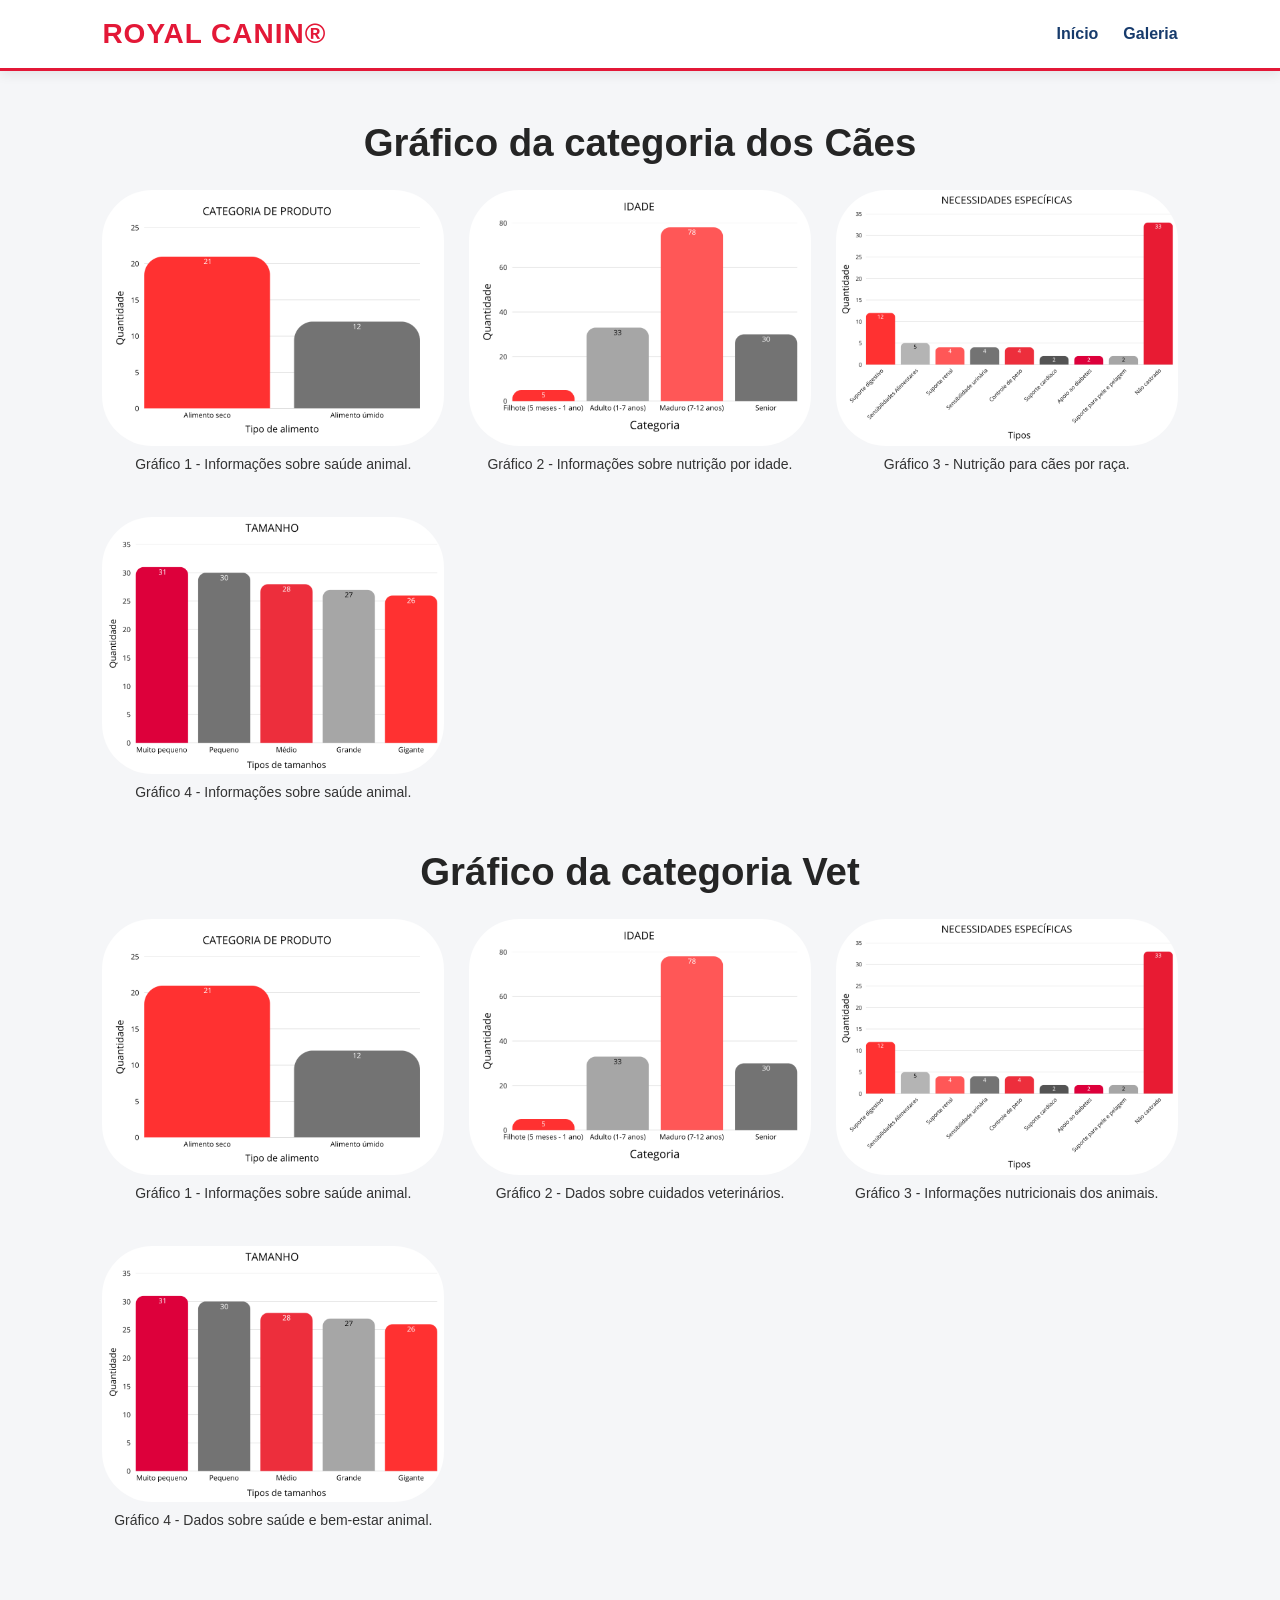
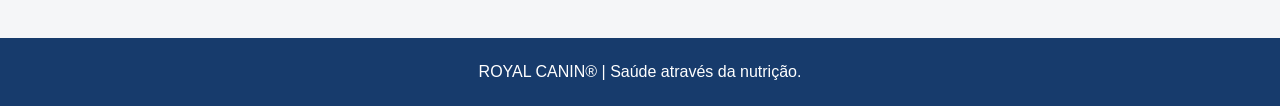
<file: graficocaes.html>
<!doctype html>
<html lang="pt-br">

<head>
  <meta charset="UTF-8" />
  <meta name="viewport" content="width=device-width, initial-scale=1.0" />
  <title>Royal Canin | Galeria</title>
  <link rel="stylesheet" href="style.css" />
</head>

<body>
  <header>
    <h1>ROYAL CANIN®</h1>

    <nav>
      <a href="index.html">Início</a>
      <a href="#galeria">Galeria</a>
    </nav>
  </header>


  <main id="galeria">

    <h2>Gráfico da categoria dos Cães</h2>

    <div class="galeria">
      <div class="imagem caes">
        <img src="Imagens/1.png" alt="cao1" />
        <p>Gráfico 1 - Informações sobre saúde animal.</p>
      </div>

      <div class="imagem caes">
        <img src="Imagens/2.png" alt="cao2" />
        <p>Gráfico 2 - Informações sobre nutrição por idade.</p>
      </div>

      <div class="imagem caes">
        <img src="Imagens/3.png" alt="cao3" />
        <p>Gráfico 3 - Nutrição para cães por raça.</p>
      </div>

      <div class="imagem caes">
        <img src="Imagens/4.png" alt="cao4" />
        <p>Gráfico 4 - Informações sobre saúde animal.</p>
      </div>
    </div>

    <h2>Gráfico da categoria Vet</h2>

    <div class="galeria">
      <div class="imagem caes">
        <img src="Imagens/grafico1vet.png" alt="Gráfico veterinário 1" />
        <p>Gráfico 1 - Informações sobre saúde animal.</p>
      </div>

      <div class="imagem caes">
        <img src="Imagens/grafico2 vet.png" alt="Gráfico veterinário 2" />
        <p>Gráfico 2 - Dados sobre cuidados veterinários.</p>
      </div>

      <div class="imagem caes">
        <img src="Imagens/grafico3vet.png" alt="Gráfico veterinário 3" />
        <p>Gráfico 3 - Informações nutricionais dos animais.</p>
      </div>

      <div class="imagem caes">
        <img src="Imagens/grafico4vet.png" alt="Gráfico veterinário 4" />
        <p>Gráfico 4 - Dados sobre saúde e bem-estar animal.</p>
      </div>
    </div>

  </main>


  <footer>
    <p>ROYAL CANIN® | Saúde através da nutrição.</p>
  </footer>
</body>

</html>
</file>
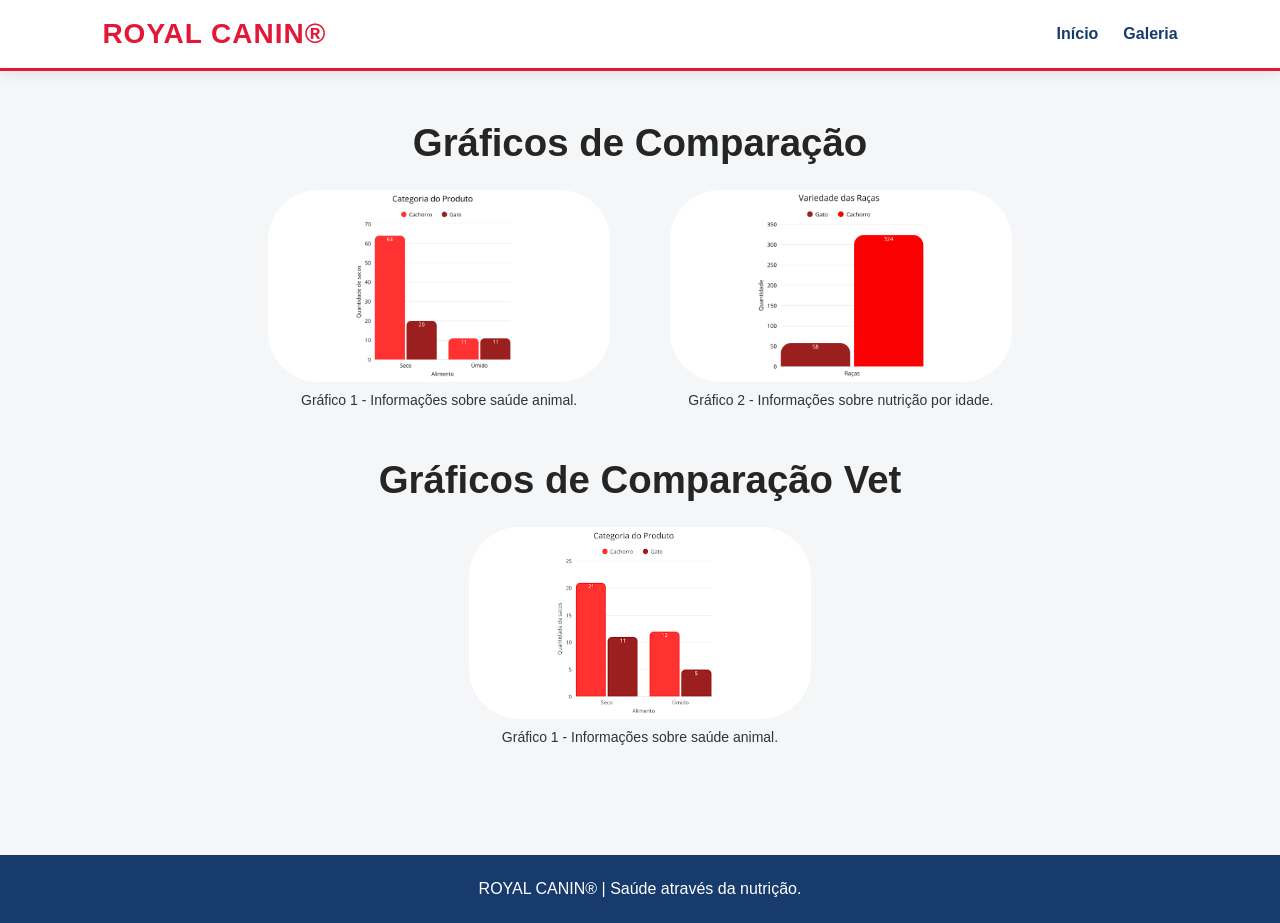
<file: graficocomparacao.html>
<!doctype html>
<html lang="pt-br">

<head>
  <meta charset="UTF-8" />
  <meta name="viewport" content="width=device-width, initial-scale=1.0" />
  <title>Royal Canin | Galeria</title>
  <link rel="stylesheet" href="style.css" />
</head>

<body>
  <header>
    <h1>ROYAL CANIN®</h1>

    <nav>
      <a href="index.html">Início</a>
      <a href="#galeria">Galeria</a>
    </nav>
  </header>

  <main id="galeria" class="comparacao">

    <h2>Gráficos de Comparação</h2>

    <div class="galeria">

      <div class="imagem caes">
        <img src="Imagens/graficocomparacao.png" alt="comparacao1" />
        <p>Gráfico 1 - Informações sobre saúde animal.</p>
      </div>

      <div class="imagem caes">
        <img src="Imagens/graficocomparacao2.png" alt="comparacao2" />
        <p>Gráfico 2 - Informações sobre nutrição por idade.</p>
      </div>

    </div>

    <h2>Gráficos de Comparação Vet</h2>

    <div class="galeria">

      <div class="imagem caes">
        <img src="Imagens/compacaovet.png" alt="Comparacaovet" />
        <p>Gráfico 1 - Informações sobre saúde animal.</p>
      </div>

    </div>

  </main>

  <footer>
    <p>ROYAL CANIN® | Saúde através da nutrição.</p>
  </footer>
</body>

</html>
</file>
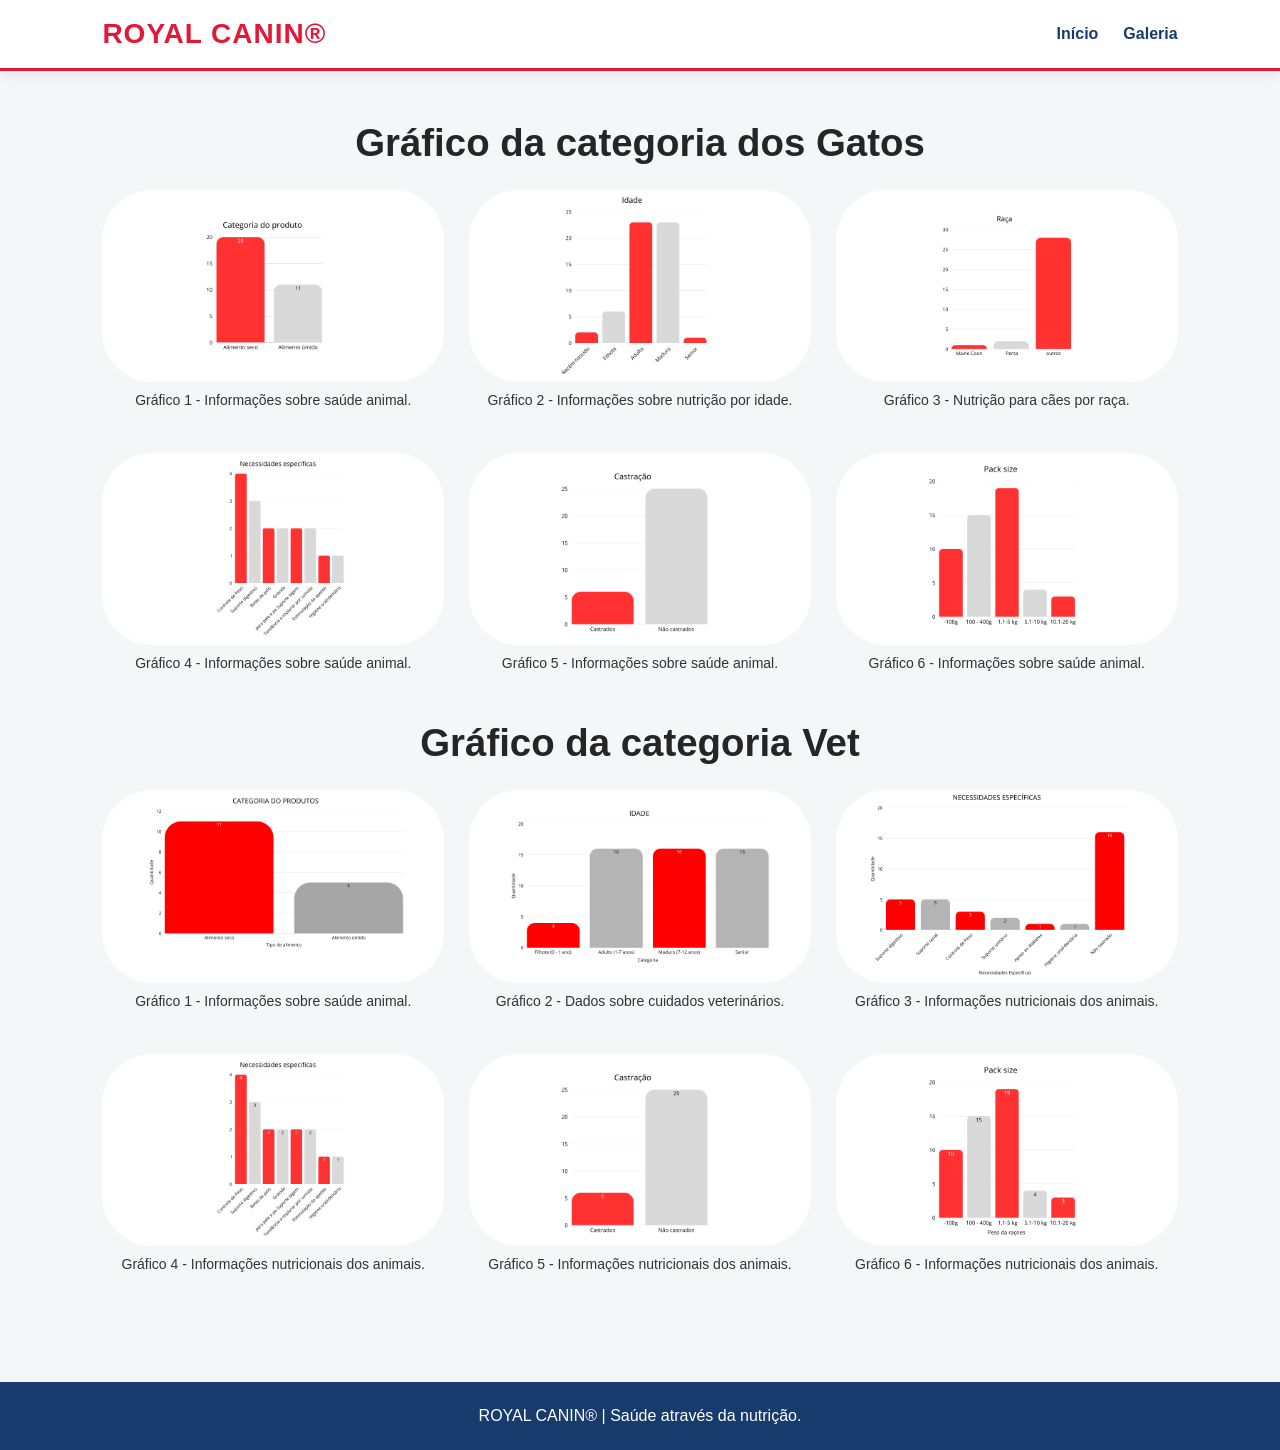
<file: graficogatos.html>
<!doctype html>
<html lang="pt-br">

<head>
  <meta charset="UTF-8" />
  <meta name="viewport" content="width=device-width, initial-scale=1.0" />
  <title>Royal Canin | Galeria</title>
  <link rel="stylesheet" href="style.css" />
</head>

<body>
  <header>
    <h1>ROYAL CANIN®</h1>

    <nav>
      <a href="index.html">Início</a>
      <a href="#galeria">Galeria</a>
    </nav>
  </header>


  <main id="galeria">

    <h2>Gráfico da categoria dos Gatos</h2>

    <div class="galeria">
      <div class="imagem caes">
        <img src="Imagens/gato1.png" alt="gato1" />
        <p>Gráfico 1 - Informações sobre saúde animal.</p>
      </div>

      <div class="imagem caes">
        <img src="Imagens/gato2.png" alt="gato2" />
        <p>Gráfico 2 - Informações sobre nutrição por idade.</p>
      </div>

      <div class="imagem caes">
        <img src="Imagens/gato3.png" alt="gato3" />
        <p>Gráfico 3 - Nutrição para cães por raça.</p>
      </div>

      <div class="imagem caes">
        <img src="Imagens/gato4.png" alt="gato4" />
        <p>Gráfico 4 - Informações sobre saúde animal.</p>
      </div>

      <div class="imagem caes">
        <img src="Imagens/gato5.png" alt="gato5" />
        <p>Gráfico 5 - Informações sobre saúde animal.</p>
      </div>

      <div class="imagem caes">
        <img src="Imagens/gato6.png" alt="gato6" />
        <p>Gráfico 6 - Informações sobre saúde animal.</p>
      </div>
    </div>

    <h2>Gráfico da categoria Vet</h2>

    <div class="galeria">
      <div class="imagem caes">
        <img src="Imagens/gatovet1.png" alt="Gráfico veterinário gato 1" />
        <p>Gráfico 1 - Informações sobre saúde animal.</p>
      </div>

      <div class="imagem caes">
        <img src="Imagens/gatovet2.png" alt="Gráfico veterinário gato 2" />
        <p>Gráfico 2 - Dados sobre cuidados veterinários.</p>
      </div>

      <div class="imagem caes">
        <img src="Imagens/gatovet3.png" alt="Gráfico veterinário gato 3" />
        <p>Gráfico 3 - Informações nutricionais dos animais.</p>
      </div>

      <div class="imagem caes">
        <img src="Imagens/gatovet4.png" alt="Gráfico veterinário gato 4" />
        <p>Gráfico 4 - Informações nutricionais dos animais.</p>
      </div>

      <div class="imagem caes">
        <img src="Imagens/gatovet5.png" alt="Gráfico veterinário gato 5" />
        <p>Gráfico 5 - Informações nutricionais dos animais.</p>
      </div>

      <div class="imagem caes">
        <img src="Imagens/gatovet6.png" alt="Gráfico veterinário gato 6" />
        <p>Gráfico 6 - Informações nutricionais dos animais.</p>
      </div>
    </div>

  </main>


  <footer>
    <p>ROYAL CANIN® | Saúde através da nutrição.</p>
  </footer>
</body>

</html>
</file>
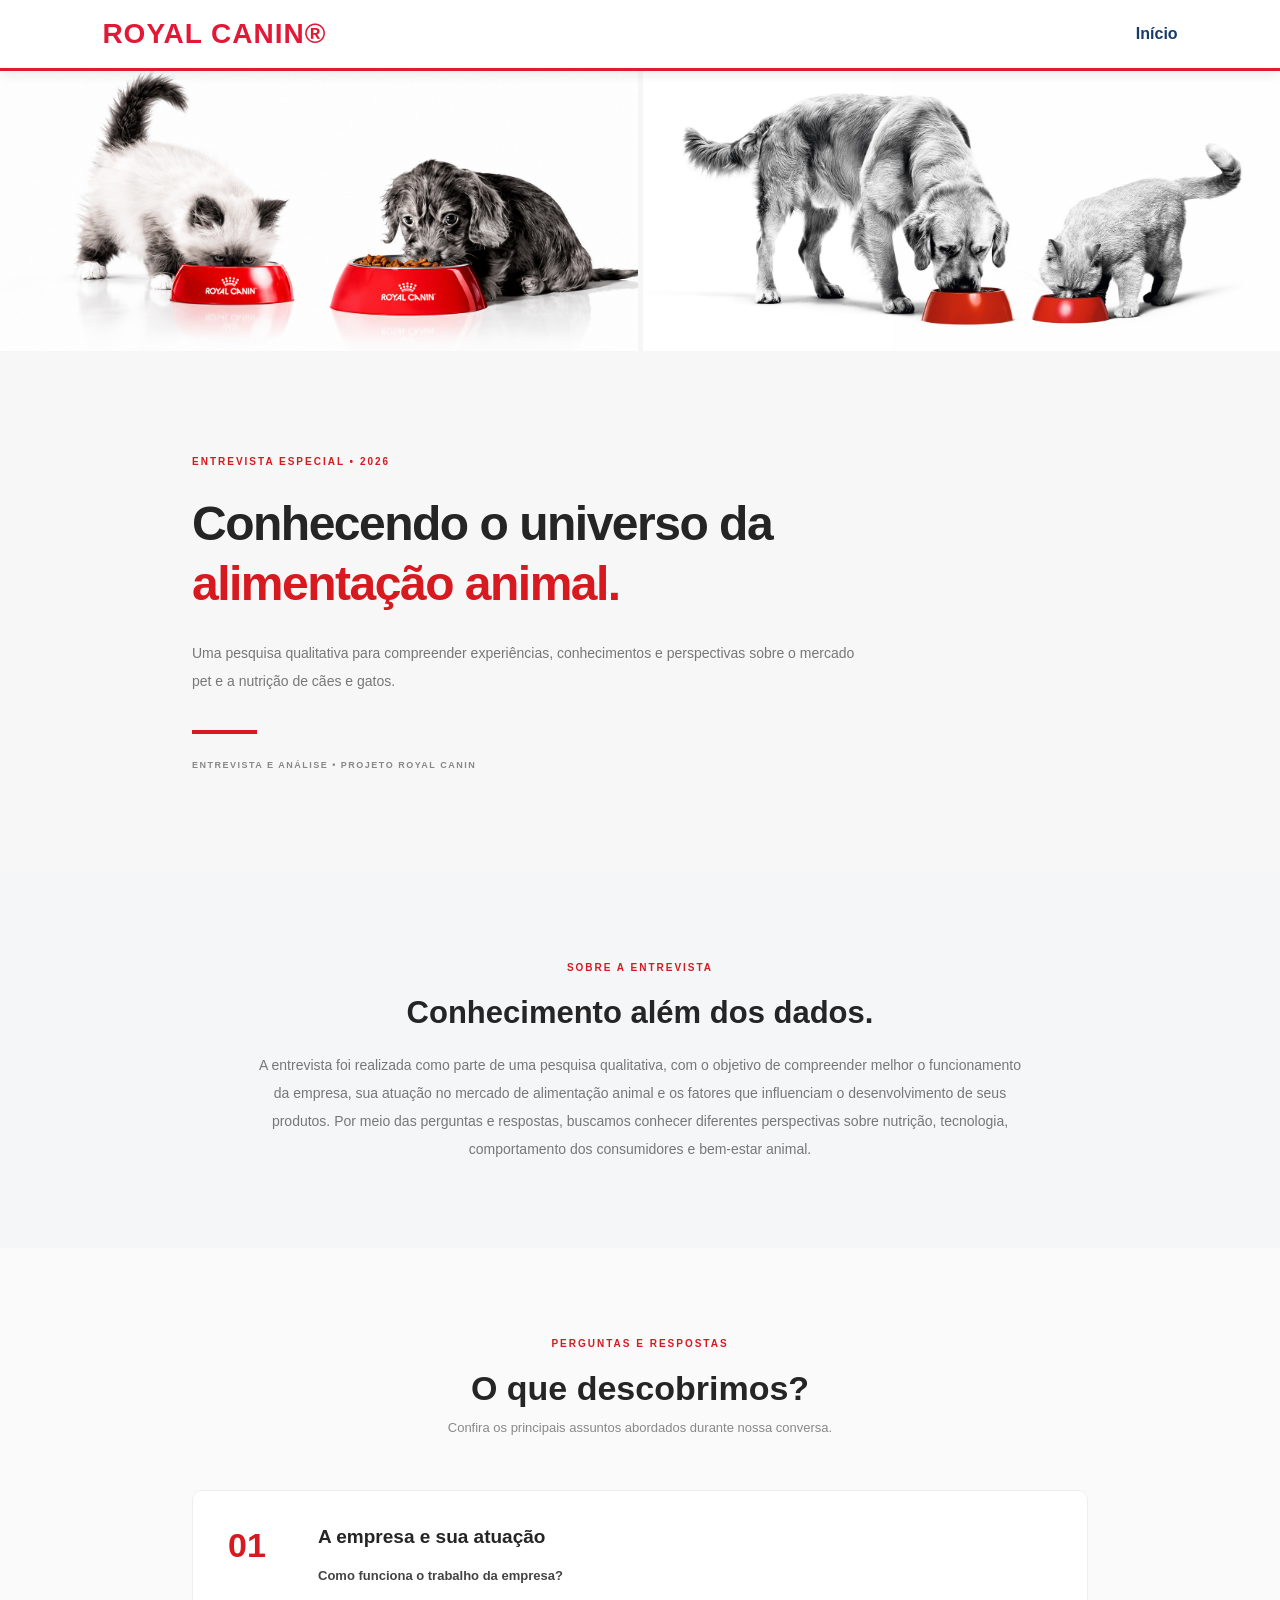
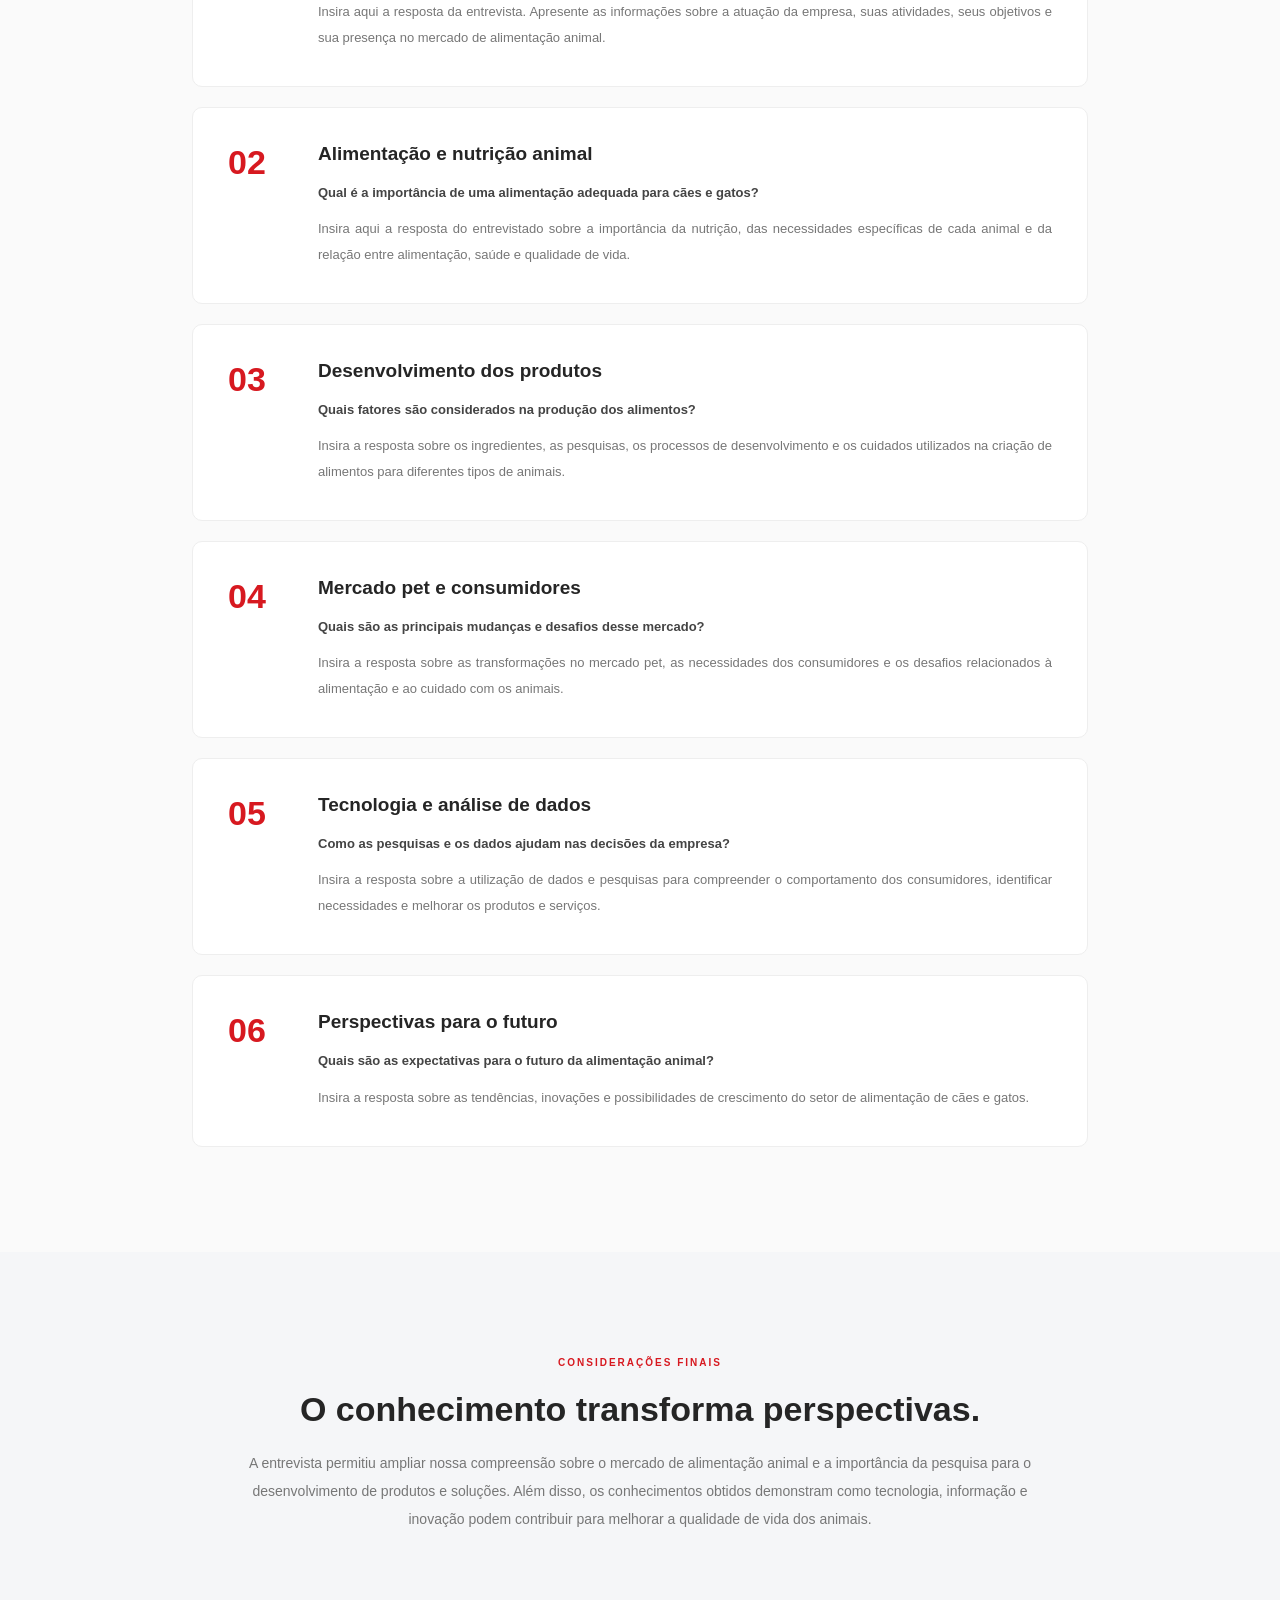
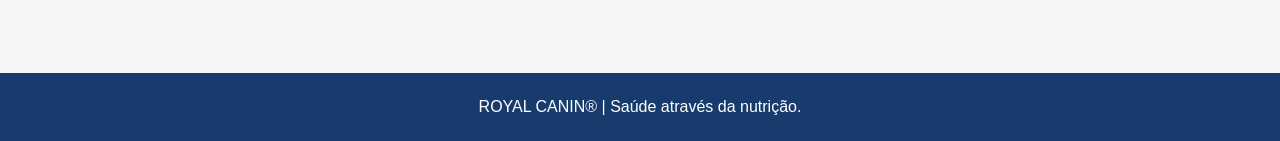
<file: pesquisaqualitativa.html>
<!DOCTYPE html>
<html lang="pt-BR">


<head>
    <meta charset="UTF-8">
    <meta name="viewport" content="width=device-width, initial-scale=1.0">


    <title>Entrevista Especial | Royal Canin</title>


    <link rel="stylesheet" href="style.css">


    <header>


        <div class="logo">ROYAL CANIN®</div>


        <nav>
            <a href="index.html">Início</a>
        </nav>
    </header>
    </header>


</head>


<body>
    <!-- IMAGEM DO TOPO -->
    <div class="banner-topo">
        <img src="Imagens/imagem_filhotes.png" alt="Royal Canin">
        <img src="Imagens/imagem_adultos.png" alt="Cães e gatos">
    </div>

    <main>
        <section class="hero">


            <span class="category">ENTREVISTA ESPECIAL • 2026</span>


            <h1>
                Conhecendo o universo da
                <span>alimentação animal.</span>
            </h1>


            <p>
                Uma pesquisa qualitativa para compreender
                experiências, conhecimentos e perspectivas
                sobre o mercado pet e a nutrição de cães e gatos.
            </p>


            <div class="hero-line"></div>


            <span class="reading">ENTREVISTA E ANÁLISE • PROJETO ROYAL CANIN</span>


        </section>


        <!-- INTRODUÇÃO -->


        <section class="introduction">


            <span class="section-tag">SOBRE A ENTREVISTA</span>


            <h2>Conhecimento além dos dados.</h2>


            <p>
                A entrevista foi realizada como parte de uma pesquisa
                qualitativa, com o objetivo de compreender melhor
                o funcionamento da empresa, sua atuação no mercado
                de alimentação animal e os fatores que influenciam
                o desenvolvimento de seus produtos.


                Por meio das perguntas e respostas, buscamos conhecer
                diferentes perspectivas sobre nutrição, tecnologia,
                comportamento dos consumidores e bem-estar animal.
            </p>


        </section>


        <!-- CONTEÚDO DA ENTREVISTA -->


        <section class="interview">


            <div class="interview-heading">
                <span class="section-tag">PERGUNTAS E RESPOSTAS</span>


                <h2>O que descobrimos?</h2>


                <p>
                    Confira os principais assuntos abordados
                    durante nossa conversa.
                </p>
            </div>


            <article class="topic">


                <div class="topic-number">01</div>


                <div class="topic-content">


                    <h3>A empresa e sua atuação</h3>


                    <h4>Como funciona o trabalho da empresa?</h4>


                    <p>
                        Insira aqui a resposta da entrevista.
                        Apresente as informações sobre a atuação
                        da empresa, suas atividades, seus objetivos
                        e sua presença no mercado de alimentação animal.
                    </p>


                </div>


            </article>


            <article class="topic">


                <div class="topic-number">02</div>


                <div class="topic-content">


                    <h3>Alimentação e nutrição animal</h3>


                    <h4>Qual é a importância de uma alimentação adequada para cães e gatos?</h4>


                    <p>
                        Insira aqui a resposta do entrevistado sobre
                        a importância da nutrição, das necessidades
                        específicas de cada animal e da relação entre
                        alimentação, saúde e qualidade de vida.
                    </p>


                </div>


            </article>


            <article class="topic">


                <div class="topic-number">03</div>


                <div class="topic-content">


                    <h3>Desenvolvimento dos produtos</h3>


                    <h4>Quais fatores são considerados na produção dos alimentos?</h4>


                    <p>
                        Insira a resposta sobre os ingredientes,
                        as pesquisas, os processos de desenvolvimento
                        e os cuidados utilizados na criação de alimentos
                        para diferentes tipos de animais.
                    </p>


                </div>


            </article>


            <article class="topic">


                <div class="topic-number">04</div>


                <div class="topic-content">


                    <h3>Mercado pet e consumidores</h3>


                    <h4>Quais são as principais mudanças e desafios desse mercado?</h4>


                    <p>
                        Insira a resposta sobre as transformações
                        no mercado pet, as necessidades dos consumidores
                        e os desafios relacionados à alimentação
                        e ao cuidado com os animais.
                    </p>


                </div>


            </article>


            <article class="topic">


                <div class="topic-number">05</div>


                <div class="topic-content">


                    <h3>Tecnologia e análise de dados</h3>


                    <h4>Como as pesquisas e os dados ajudam nas decisões da empresa?</h4>


                    <p>
                        Insira a resposta sobre a utilização de dados
                        e pesquisas para compreender o comportamento
                        dos consumidores, identificar necessidades
                        e melhorar os produtos e serviços.
                    </p>


                </div>


            </article>


            <article class="topic">


                <div class="topic-number">06</div>


                <div class="topic-content">


                    <h3>Perspectivas para o futuro</h3>


                    <h4>Quais são as expectativas para o futuro da alimentação animal?</h4>


                    <p>
                        Insira a resposta sobre as tendências,
                        inovações e possibilidades de crescimento
                        do setor de alimentação de cães e gatos.
                    </p>


                </div>


            </article>


        </section>


        <!-- CONCLUSÃO -->


        <section class="final-section">


            <span class="section-tag">CONSIDERAÇÕES FINAIS</span>


            <h2>O conhecimento transforma perspectivas.</h2>


            <p>
                A entrevista permitiu ampliar nossa compreensão
                sobre o mercado de alimentação animal e a importância
                da pesquisa para o desenvolvimento de produtos
                e soluções. Além disso, os conhecimentos obtidos
                demonstram como tecnologia, informação e inovação
                podem contribuir para melhorar a qualidade de vida
                dos animais.
            </p>


        </section>


    </main>


    <footer>
        <p>ROYAL CANIN® | Saúde através da nutrição.</p>
    </footer>


</body>

</html>
</file>
<file: style.css>
/* CONFIGURAÇÕES GERAIS */
* { margin: 0; padding: 0; box-sizing: border-box; }
html { scroll-behavior: smooth; }
body { font-family: Arial, sans-serif; background: #f5f6f8; color: #252525; }

/* CABEÇALHO COMPARTILHADO - PADRÃO DA PÁGINA PRINCIPAL */
header { background: #fff; padding: 18px 8%; display: flex; justify-content: space-between; align-items: center; box-shadow: 0 3px 12px #00000015; border-bottom: 3px solid #e31837; position: sticky; top: 0; z-index: 100; }
.logo, header h1 { color: #e31837; font-size: 28px; font-weight: bold; letter-spacing: 1px; }
.logo span { display: block; font-size: 9px; color: #777; letter-spacing: 3px; margin-top: 4px; }
.header-label { color: #d71920; font-size: 10px; font-weight: 800; letter-spacing: 2px; }
nav { display: flex; gap: 25px; }
nav a { text-decoration: none; color: #173b6c; font-weight: bold; transition: .3s; }
nav a:hover { color: #e31837; }

/* PÁGINA PRINCIPAL */
.banner { min-height: 540px; background: linear-gradient(90deg, #102f59e8, #102f5940), url('https://images.unsplash.com/photo-1450778869180-41d0601e046e?w=1600') center/cover; display: flex; align-items: center; padding: 70px 10%; color: white; }
.banner-conteudo { max-width: 600px; }
.banner h1 { font-size: 52px; margin-bottom: 20px; }
.banner p { font-size: 19px; line-height: 1.7; margin-bottom: 30px; }
.botao { display: inline-block; background: #d51d35; color: white; padding: 15px 28px; border-radius: 30px; text-decoration: none; font-weight: bold; transition: .3s; border: none; cursor: pointer; }
.botao:hover { background: #a90f25; transform: translateY(-3px); }
section { padding: 75px 9%; }
.titulo { text-align: center; color: #173b6c; font-size: 34px; margin-bottom: 18px; }
.subtitulo { text-align: center; color: #666; margin-bottom: 45px; line-height: 1.6; }
.sobre { display: flex; align-items: center; gap: 45px; flex-wrap: wrap; background: white; }
.sobre img { width: 45%; min-width: 280px; height: 350px; object-fit: cover; border-radius: 15px; flex: 1; }
.sobre-texto { flex: 1; min-width: 280px; }
.sobre-texto h2 { color: #291d6c; font-size: 32px; margin-bottom: 20px; }
.sobre-texto p { line-height: 1.8; color: #555; margin-bottom: 15px; }
.produtos { background: #eef2f7; }
.cards { display: grid; grid-template-columns: repeat(auto-fit, minmax(240px, 1fr)); gap: 28px; }
.card { background: white; border-radius: 15px; overflow: hidden; text-align: center; box-shadow: 0 5px 20px #00000010; transition: .3s; padding-bottom: 20px; }
.card:hover { transform: translateY(-8px); }
.card img { display: block; width: 100%; height: 220px; object-fit: cover; }
.card h3 { color: #173b6c; margin: 20px 10px 10px; }
.card p { color: #666; padding: 0 20px 25px; line-height: 1.6; }
.diferenciais { background: #173b6c; color: white; text-align: center; }
.diferenciais .titulo { color: white; }
.diferenciais .subtitulo { color: #dce7f4; }
.beneficios { display: grid; grid-template-columns: repeat(auto-fit, minmax(200px, 1fr)); gap: 25px; }
.beneficio img { display: block; width: 100%; max-width: 1000px; height: auto; border-radius: 5px; }
.beneficio span { font-size: 40px; }
.beneficio h3 { margin: 15px 0; }
.beneficio p { line-height: 1.6; color: #e2eaf5; }
.contato { text-align: center; background: white; }
.contato p { margin: 15px 0 25px; color: #555; }

/* GALERIAS DE CÃES E GATOS */
#galeria { padding: 50px 8%; width: 100%; }
#galeria h2 { font-size: clamp(20px, 3vw, 50px); text-align: center; margin-bottom: 25px; }
#galeria .galeria + h2 { margin-top: 30px; }
.galeria { display: grid; grid-template-columns: repeat(3, minmax(0, 1fr)); gap: 25px; width: 100%; }
.imagem { width: 100%; min-width: 0; text-align: center; }
.imagem img { display: block; width: 100%; height: auto; border-radius: 50px; }
.imagem p { font-size: 14px; color: #333; margin-top: 10px; margin-bottom: 20px; text-align: center; }
.titulo_caes, .titulo_caes2 { text-align: center; }
/* Apenas a página de comparação usa Flexbox */
#galeria.comparacao > .galeria { display: flex; justify-content: center; flex-wrap: wrap; gap: 60px; }
#galeria.comparacao > .galeria .imagem { width: calc((100% - 50px) / 3); flex-shrink: 0; }

/* ENTREVISTA - ELEMENTOS ESPECÍFICOS DO STYLE2 */
.hero, .introduction, .interview, .final-section { font-family: 'Montserrat', Arial, sans-serif; }
.hero { padding: 100px 15%; background: #f7f7f7; }
.category, .section-tag { color: #d71920; font-size: 10px; font-weight: 800; letter-spacing: 2px; }
.hero h1 { font-size: 48px; line-height: 1.25; max-width: 800px; margin: 25px 0; letter-spacing: -1.5px; }
.hero h1 span { color: #d71920; display: block; }
.hero p { max-width: 680px; color: #777; font-size: 14px; line-height: 2; }
.hero-line { width: 65px; height: 4px; background: #d71920; margin: 35px 0 20px; }
.reading { font-size: 9px; font-weight: 700; color: #888; letter-spacing: 1.5px; }
.introduction { padding: 85px 20%; text-align: center; }
.introduction h2 { font-size: 31px; margin: 20px 0; }
.introduction p { font-size: 14px; color: #777; line-height: 2; }
.interview { background: #fafafa; padding: 85px 15%; }
.interview-heading { text-align: center; margin-bottom: 55px; }
.interview-heading h2 { font-size: 34px; margin: 18px 0 12px; }
.interview-heading p { font-size: 13px; color: #888; }
.topic { display: grid; grid-template-columns: 65px minmax(0, 1fr); gap: 25px; padding: 35px; background: #fff; margin-bottom: 20px; border: 1px solid #eee; border-radius: 10px; transition: .3s; }
.topic:hover { border-color: #d71920; transform: translateY(-3px); box-shadow: 0 10px 25px #00000008; }
.topic-number { font-size: 34px; font-weight: 800; color: #d71920; }
.topic-content h3 { font-size: 19px; margin-bottom: 17px; }
.topic-content h4 { font-size: 13px; line-height: 1.7; margin-bottom: 12px; color: #444; }
.topic-content p { font-size: 13px; color: #777; line-height: 2; text-align: justify; }
.final-section { padding: 100px 15%; text-align: center; }
.final-section h2 { font-size: 34px; margin: 20px 0; }
.final-section > p { max-width: 800px; margin: auto; color: #777; font-size: 14px; line-height: 2; text-align: center; }
.final-highlight { margin-top: 45px; background: #292929; padding: 40px; border-radius: 10px; }
.final-highlight span { color: #f05a60; font-size: 10px; font-weight: 800; letter-spacing: 2px; }
.final-highlight h3 { color: white; font-size: 21px; line-height: 1.6; margin-top: 15px; }
.banner-topo { display: flex; width: 100%; height: 280px; gap: 5px; overflow: hidden; }
.banner-topo img { width: calc((100% - 5px) / 2); height: 100%; object-fit: cover; display: block; }

/* RODAPÉ COMPARTILHADO - PADRÃO DA PÁGINA PRINCIPAL */
footer { background: #173b6c; color: white; text-align: center; padding: 25px; margin-top: 40px; }
footer h2 { color: #e31b23; font-size: 24px; letter-spacing: 3px; margin-bottom: 15px; }
footer p { font-size: inherit; letter-spacing: normal; margin-bottom: 0; }
footer span { color: #aaa; font-size: 11px; }

/* RESPONSIVIDADE */
@media (max-width: 800px) {
    .galeria { grid-template-columns: repeat(2, minmax(0, 1fr)); }
    #galeria.comparacao > .galeria { gap: 25px; }
    #galeria.comparacao > .galeria .imagem { width: calc((100% - 25px) / 2); }
}
@media (max-width: 768px) {
    .hero { padding: 70px 8%; }
    .hero h1 { font-size: 36px; }
    .introduction { padding: 65px 8%; }
    .interview { padding: 65px 7%; }
    .topic { grid-template-columns: 45px minmax(0, 1fr); gap: 12px; padding: 23px 17px; }
    .topic-number { font-size: 25px; }
    .topic-content h3 { font-size: 16px; }
    .final-section { padding: 70px 8%; }
    .final-highlight { padding: 28px 20px; }
    .header-label { font-size: 8px; }
}
@media (max-width: 700px) {
    header { flex-direction: column; gap: 18px; }
    nav { flex-wrap: wrap; justify-content: center; gap: 15px; }
    .banner h1 { font-size: 36px; }
    .sobre img { width: 100%; }
}
@media (max-width: 500px) {
    .galeria { grid-template-columns: 1fr; }
    #galeria.comparacao > .galeria { flex-direction: column; align-items: center; }
    #galeria.comparacao > .galeria .imagem { width: 100%; }
    #galeria h2 { font-size: 20px; white-space: normal; }
    .hero h1 { font-size: 30px; }
}
</file>
